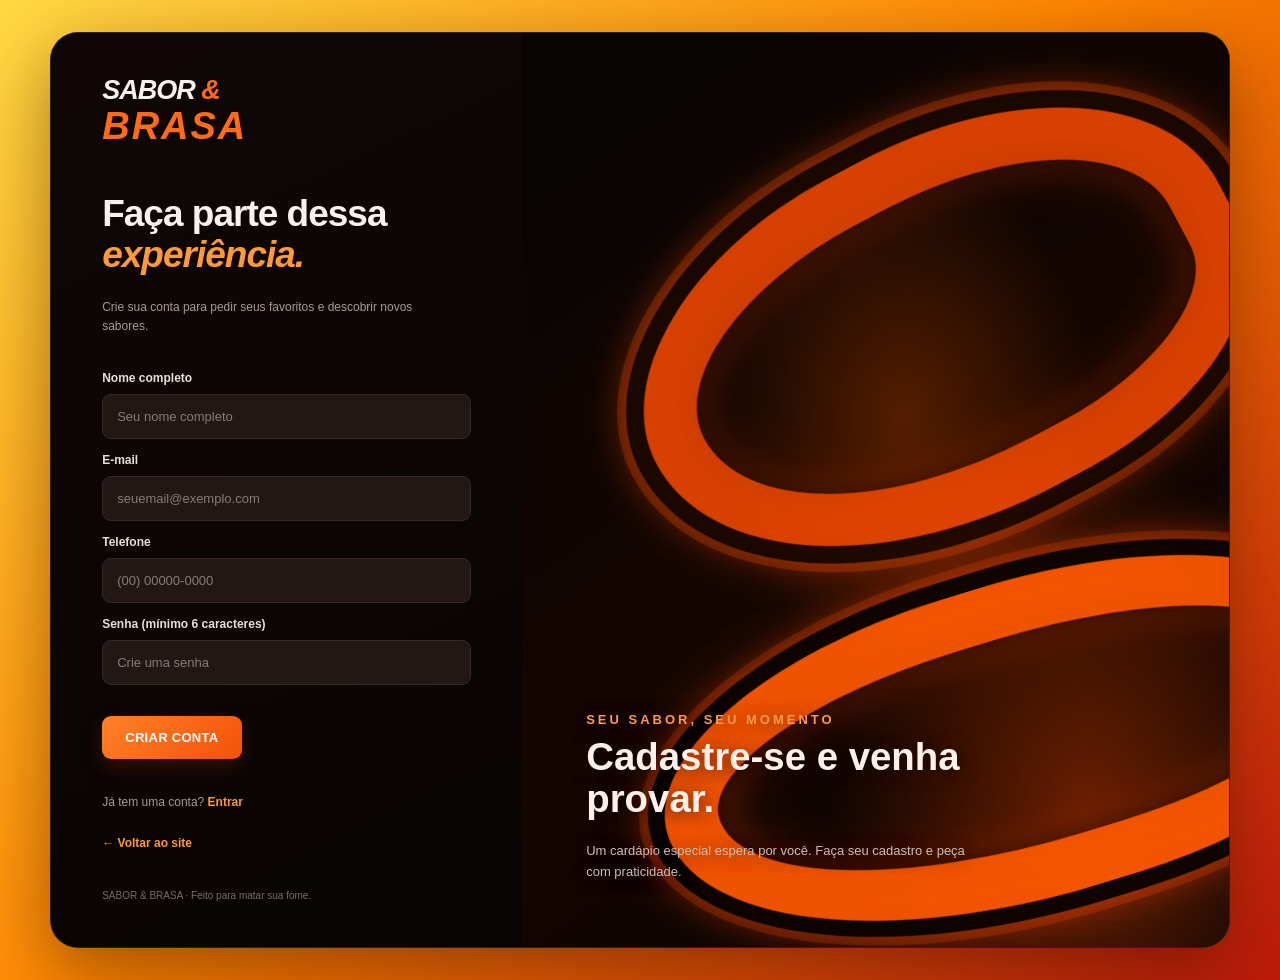
<file: html/cadastro.html>
<!DOCTYPE html>
<html lang="pt-BR">
<head>
    <meta charset="UTF-8">
    <meta name="viewport" content="width=device-width, initial-scale=1.0">
    <title>Cadastro - Sabor &amp; Brasa</title>
    <link rel="stylesheet" href="../css/login.css">
</head>
<body>
    <main class="pagina-form">
        <section class="painel-form">
            <div class="marca">
                <h1>SABOR <span>&amp;</span></h1>
                <h2>BRASA</h2>
            </div>

            <div class="chamada">
                <h3>Faça parte dessa <span>experiência.</span></h3>
                <p>Crie sua conta para pedir seus favoritos e descobrir novos sabores.</p>
            </div>

            <form id="form-cadastro">
                <label for="nome">Nome completo</label>
                <input id="nome" name="nome" type="text" placeholder="Seu nome completo"
                       autocomplete="name" maxlength="120" required>

                <label for="email">E-mail</label>
                <input id="email" name="email" type="email" placeholder="seuemail@exemplo.com"
                       autocomplete="email" maxlength="180" required>

                <label for="telefone">Telefone</label>
                <input id="telefone" name="telefone" type="tel" placeholder="(00) 00000-0000"
                       autocomplete="tel" maxlength="30" required>

                <label for="senha">Senha (mínimo 6 caracteres)</label>
                <input id="senha" name="senha" type="password" placeholder="Crie uma senha"
                       autocomplete="new-password" minlength="6" required>

                <button type="submit">CRIAR CONTA</button>
            </form>

            <p class="aviso" id="mensagem" aria-live="polite"></p>
            <p>Já tem uma conta? <a href="login.html">Entrar</a></p>
            <p><a href="index.html">← Voltar ao site</a></p>

            <div class="rodape-form">SABOR &amp; BRASA · Feito para matar sua fome.</div>
        </section>

        <section class="visual-login" aria-label="Apresentação Sabor e Brasa">
            <div class="visual-texto">
                <strong>Seu sabor, seu momento</strong>
                <h2>Cadastre-se e venha provar.</h2>
                <p>Um cardápio especial espera por você. Faça seu cadastro e peça com praticidade.</p>
            </div>
        </section>
    </main>

    <script src="../js/auth.js"></script>
</body>
</html>
</file>
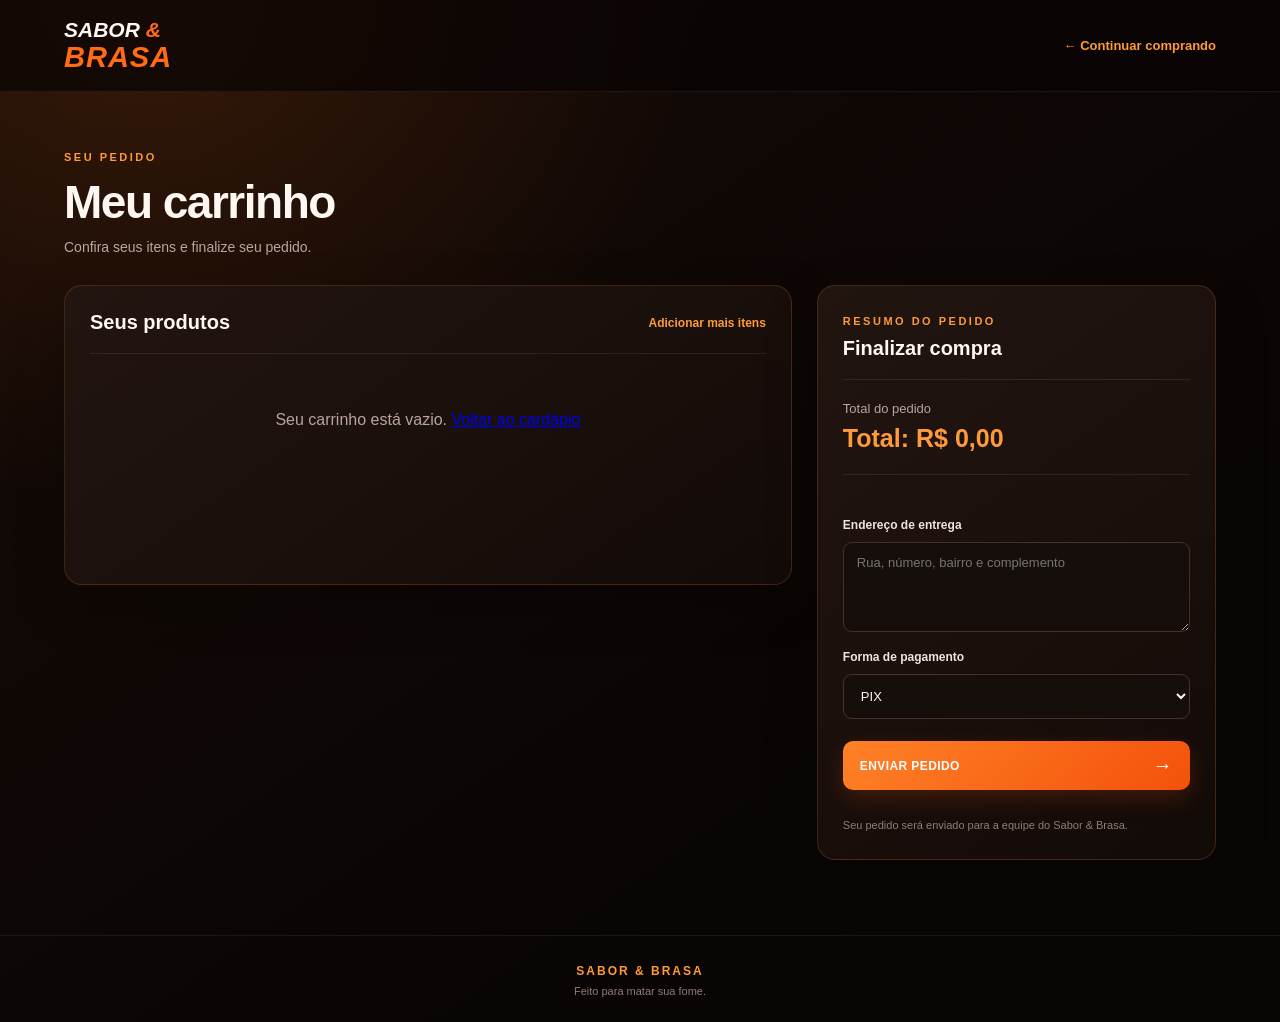
<file: html/carrinho.html>
<!DOCTYPE html>
<html lang="pt-BR">
<head>
    <meta charset="UTF-8">
    <meta name="viewport" content="width=device-width, initial-scale=1.0">
    <title>Carrinho - Sabor &amp; Brasa</title>
    <link rel="stylesheet" href="../css/carrinho.css">
</head>
<body class="pagina-carrinho">
    <header class="topo-carrinho">
        <a class="marca-carrinho" href="index.html" aria-label="Sabor e Brasa - início">
            <span>SABOR <b>&amp;</b></span>
            <strong>BRASA</strong>
        </a>
        <a class="voltar-cardapio" href="index.html">← Continuar comprando</a>
    </header>

    <main class="container-carrinho">
        <section class="titulo-carrinho">
            <span class="etiqueta">SEU PEDIDO</span>
            <h1>Meu carrinho</h1>
            <p>Confira seus itens e finalize seu pedido.</p>
        </section>

        <div class="grade-carrinho">
            <section class="painel-itens">
                <div class="cabecalho-painel">
                    <h2>Seus produtos</h2>
                    <a href="index.html">Adicionar mais itens</a>
                </div>
                <div id="itens-carrinho">
                    <p class="estado-vazio">Carregando seu carrinho...</p>
                </div>
            </section>

            <aside class="painel-finalizar">
                <div class="resumo-topo">
                    <span>RESUMO DO PEDIDO</span>
                    <h2>Finalizar compra</h2>
                </div>

                <div class="linha-total">
                    <span>Total do pedido</span>
                    <strong id="total-carrinho">Total: R$ 0,00</strong>
                </div>

                <form id="form-finalizar">
                    <p id="status-login" class="status-login" aria-live="polite"></p>

                    <label for="endereco">Endereço de entrega</label>
                    <textarea id="endereco" name="endereco" rows="3"
                              placeholder="Rua, número, bairro e complemento" required></textarea>

                    <label for="pagamento">Forma de pagamento</label>
                    <select id="pagamento" name="pagamento" required>
                        <option value="pix">PIX</option>
                        <option value="cartao">Cartão</option>
                        <option value="dinheiro">Dinheiro</option>
                    </select>

                    <button class="botao-finalizar" type="submit">
                        ENVIAR PEDIDO <span>→</span>
                    </button>
                    <p class="mensagem-carrinho" id="mensagem" aria-live="polite"></p>
                </form>

                <p class="nota-carrinho">Seu pedido será enviado para a equipe do Sabor &amp; Brasa.</p>
            </aside>
        </div>
    </main>

    <footer class="rodape-carrinho">
        <span>SABOR &amp; BRASA</span>
        <p>Feito para matar sua fome.</p>
    </footer>

    <script src="../js/cart.js"></script>
</body>
</html>
</file>
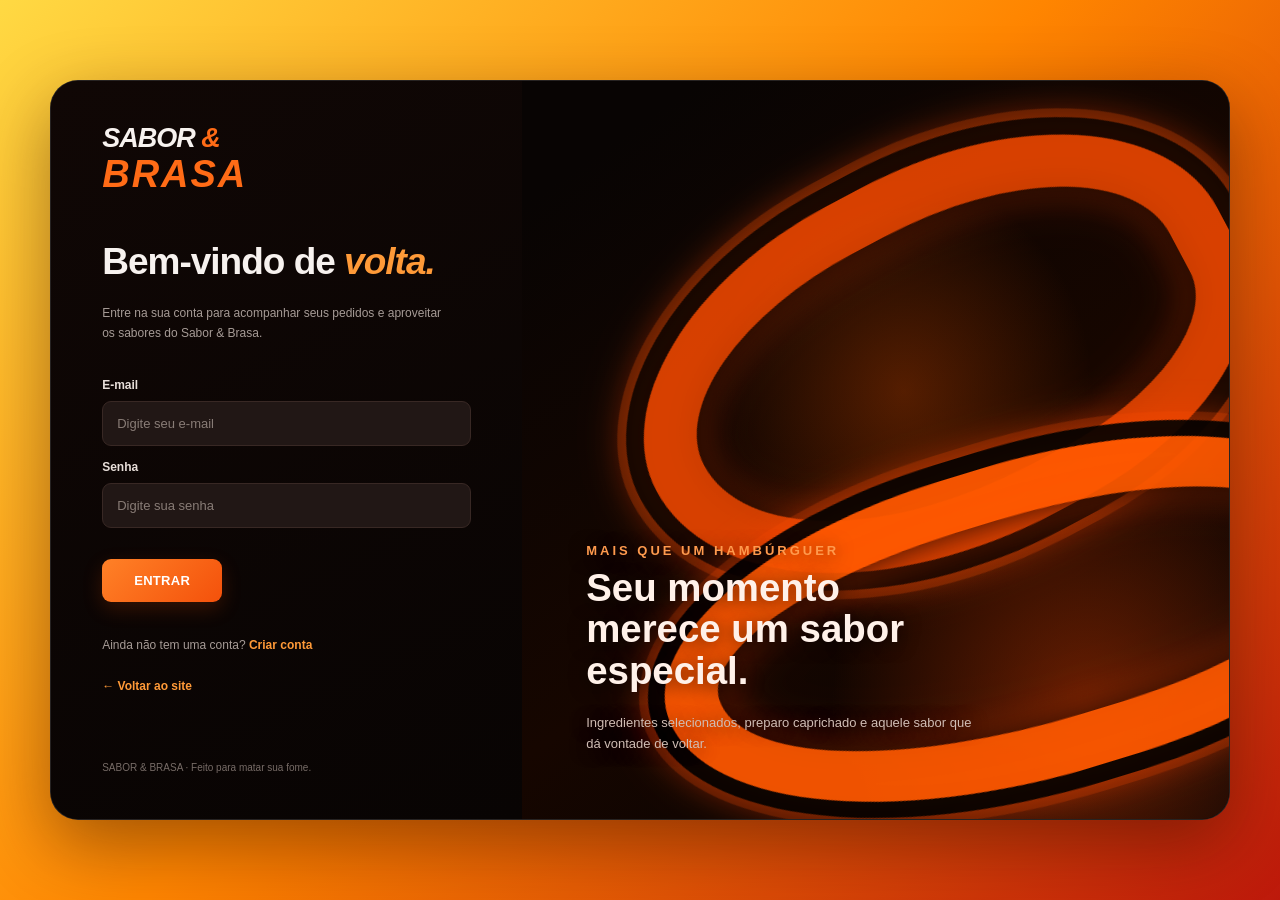
<file: html/login.html>
<!DOCTYPE html>
<html lang="pt-BR">
<head>
    <meta charset="UTF-8">
    <meta name="viewport" content="width=device-width, initial-scale=1.0">
    <title>Entrar - Sabor &amp; Brasa</title>
    <link rel="stylesheet" href="../css/login.css">
</head>
<body>
    <main class="pagina-form">
        <section class="painel-form">
            <div class="marca">
                <h1>SABOR <span>&amp;</span></h1>
                <h2>BRASA</h2>
            </div>

            <div class="chamada">
                <h3>Bem-vindo de <span>volta.</span></h3>
                <p>Entre na sua conta para acompanhar seus pedidos e aproveitar os sabores do Sabor &amp; Brasa.</p>
            </div>

            <form id="form-login">
                <label for="email">E-mail</label>
                <input id="email" name="email" type="email"
                       placeholder="Digite seu e-mail" autocomplete="email" required>

                <label for="senha">Senha</label>
                <input id="senha" name="senha" type="password"
                       placeholder="Digite sua senha" autocomplete="current-password"
                       minlength="6" required>

                <button type="submit">ENTRAR</button>
            </form>

            <p class="aviso" id="mensagem" aria-live="polite"></p>
            <p>Ainda não tem uma conta? <a href="cadastro.html">Criar conta</a></p>
            <p><a href="index.html">← Voltar ao site</a></p>

            <div class="rodape-form">SABOR &amp; BRASA · Feito para matar sua fome.</div>
        </section>

        <section class="visual-login" aria-label="Apresentação Sabor e Brasa">
            <div class="visual-texto">
                <strong>Mais que um hambúrguer</strong>
                <h2>Seu momento merece um sabor especial.</h2>
                <p>Ingredientes selecionados, preparo caprichado e aquele sabor que dá vontade de voltar.</p>
            </div>
        </section>
    </main>

    <script src="../js/auth.js"></script>
</body>
</html>
</file>
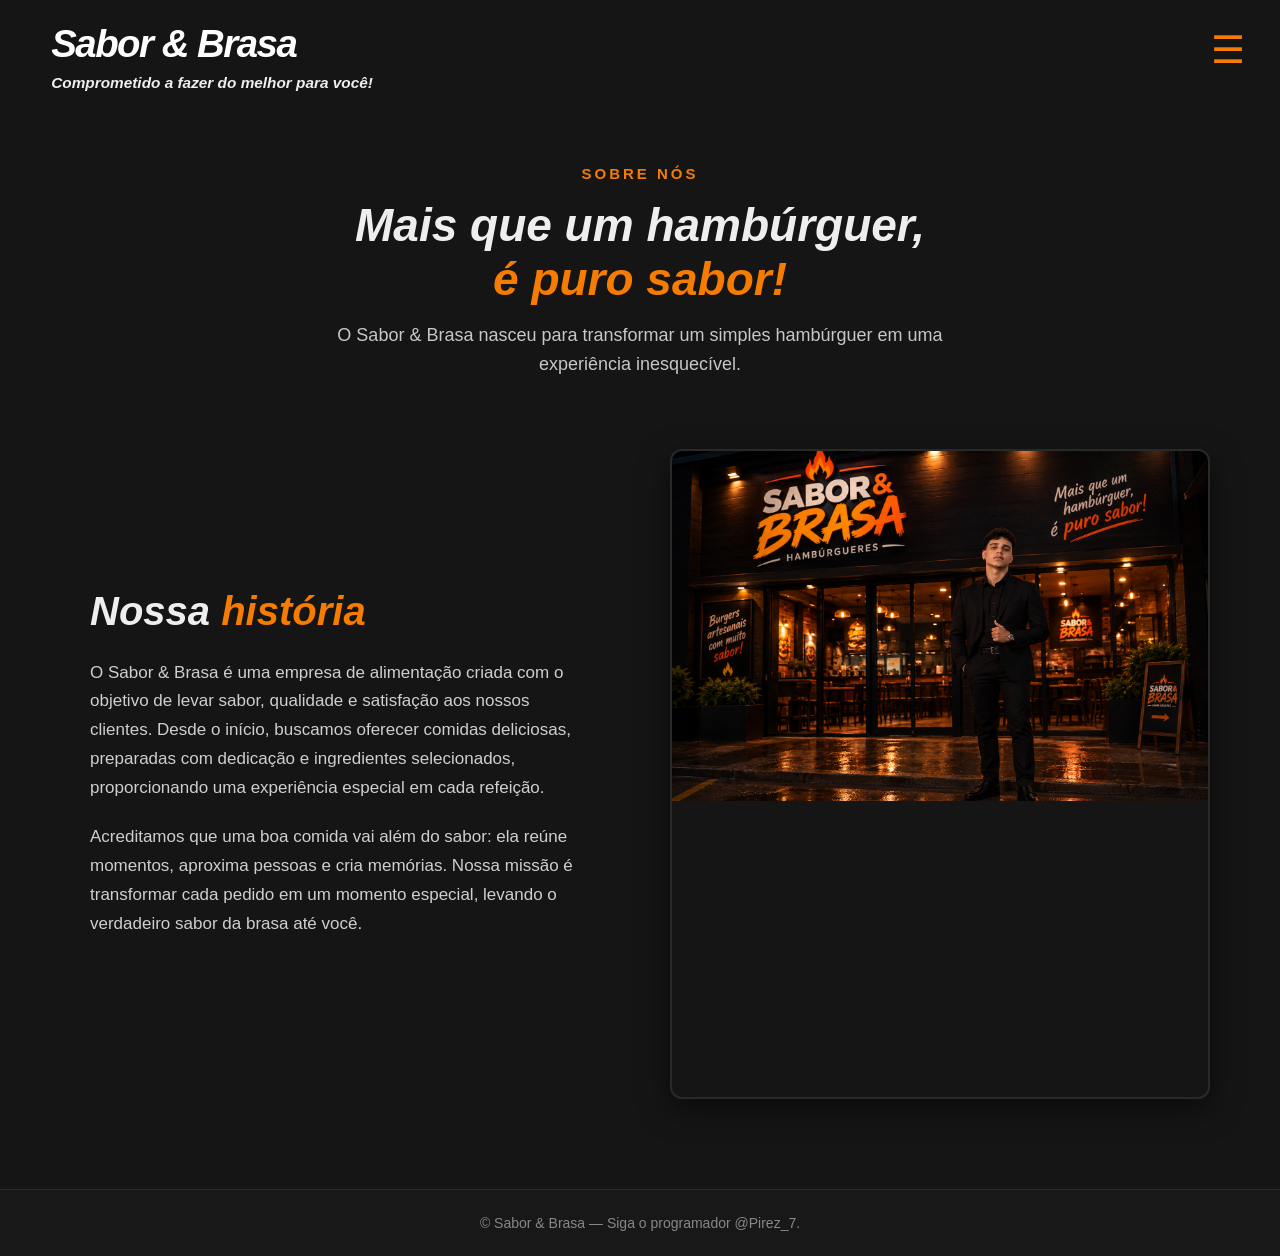
<file: html/sobre.html>
<!DOCTYPE html>
<html lang="pt-BR">

<head>
    <meta charset="UTF-8">
    <meta name="viewport" content="width=device-width, initial-scale=1.0">
    <title>Sobre nós - Sabor & Brasa</title>
    <link rel="stylesheet" href="../css/style.css">
</head>

<body>
    <header class="cabecalho">
        <div>
            <h1>Sabor & Brasa</h1>
            <p>Comprometido a fazer do melhor para você!</p>
        </div><button class="menu-btn" onclick="abrirMenu()">☰</button>
    </header>
    <nav class="menu" id="menu"><a href="index.html">Início</a><a href="index.html#cardapio">Cardápio</a><a
            href="sobre.html">Sobre nós</a><a href="login.html">Entrar</a><a href="carrinho.html">Carrinho</a></nav>
    <main class="sobre">
        <section class="titulo-sobre"><span>SOBRE NÓS</span>
            <h2>Mais que um hambúrguer,<br><strong>é puro sabor!</strong></h2>
            <p>O Sabor & Brasa nasceu para transformar um simples hambúrguer em uma experiência inesquecível.</p>
        </section>
        <section class="historia">
            <div class="texto">
                <h2>Nossa <span>história</span></h2>
                <p>O Sabor & Brasa é uma empresa de alimentação criada com o objetivo de levar sabor, qualidade e
                    satisfação aos nossos clientes. Desde o início, buscamos oferecer comidas deliciosas, preparadas com
                    dedicação e ingredientes selecionados, proporcionando uma experiência especial em cada refeição.</p>
                <p>Acreditamos que uma boa comida vai além do sabor: ela reúne momentos, aproxima pessoas e cria
                    memórias. Nossa missão é transformar cada pedido em um momento especial, levando o verdadeiro sabor
                    da brasa até você.</p>
            </div>
            <div class="imagem"><img src="../img/eu de terno.png" alt="Representante do Sabor & Brasa"></div>
        </section>
    </main>
    <footer>© Sabor & Brasa — Siga o programador @Pirez_7.</footer>
    <script src="../js/script.js"></script>
</body>

</html>
</file>
<file: css/login.css>
/* Sabor & Brasa — visual inspirado na referência enviada */
* {
    margin: 0;
    padding: 0;
    box-sizing: border-box;
}

:root {
    --laranja: #ff6b16;
    --laranja-claro: #ff9a38;
    --fundo: #090403;
    --texto: #f7f2ef;
    --texto-suave: #a69b96;
    --campo: #211715;
}

body {
    min-height: 100vh;
    padding: 32px;
    display: flex;
    align-items: center;
    justify-content: center;
    font-family: Arial, Helvetica, sans-serif;
    color: var(--texto);
    background: linear-gradient(135deg, #ffd943 0%, #ff8500 48%, #bd190b 100%);
}

.pagina-form {
    width: min(100%, 1180px);
    min-height: 740px;
    display: grid;
    grid-template-columns: 40% 60%;
    overflow: hidden;
    background: var(--fundo);
    border: 1px solid rgba(255, 255, 255, .12);
    border-radius: 28px;
    box-shadow: 0 24px 70px rgba(38, 9, 0, .42);
}

.painel-form {
    padding: 44px clamp(28px, 4vw, 58px);
    display: flex;
    flex-direction: column;
    justify-content: center;
    background: linear-gradient(155deg, #100705 0%, #080403 100%);
    position: relative;
    z-index: 1;
}

.marca {
    margin-bottom: 48px;
}

.marca h1 {
    color: var(--texto);
    font-size: 27px;
    line-height: 1;
    font-weight: 900;
    font-style: italic;
    letter-spacing: -1px;
}

.marca h1 span {
    color: var(--laranja);
}

.marca h2 {
    margin-top: 3px;
    color: var(--laranja);
    font-size: 38px;
    line-height: 1;
    font-weight: 900;
    font-style: italic;
    letter-spacing: 2px;
}

.chamada {
    margin-bottom: 30px;
}

.chamada h3 {
    max-width: 390px;
    margin-bottom: 15px;
    font-size: clamp(27px, 3vw, 37px);
    line-height: 1.12;
    font-weight: 600;
    letter-spacing: -1px;
}

.chamada h3 span {
    color: var(--laranja-claro);
    font-style: italic;
}

.chamada p {
    max-width: 350px;
    color: var(--texto-suave);
    font-size: 13px;
    line-height: 1.65;
}

.pagina-form form {
    display: flex;
    flex-direction: column;
    gap: 9px;
}

.pagina-form label {
    margin-top: 5px;
    color: #e8dfda;
    font-size: 12px;
    font-weight: 700;
}

.pagina-form input {
    width: 100%;
    min-height: 45px;
    padding: 12px 14px;
    color: var(--texto);
    background: var(--campo);
    border: 1px solid #382824;
    border-radius: 9px;
    outline: none;
    font-size: 13px;
    transition: border-color .2s, box-shadow .2s, background .2s;
}

.pagina-form input::placeholder {
    color: #887c76;
}

.pagina-form input:focus {
    background: #2a1b17;
    border-color: var(--laranja);
    box-shadow: 0 0 0 3px rgba(255, 107, 22, .14);
}

.pagina-form button {
    width: fit-content;
    min-width: 120px;
    min-height: 43px;
    margin-top: 22px;
    padding: 12px 23px;
    color: #fff;
    background: linear-gradient(135deg, #ff8127, #f4510b);
    border: 0;
    border-radius: 9px;
    font-size: 13px;
    font-weight: 800;
    letter-spacing: .3px;
    cursor: pointer;
    box-shadow: 0 7px 20px rgba(244, 81, 11, .18);
    transition: transform .2s, filter .2s;
}

.pagina-form button:hover {
    filter: brightness(1.12);
    transform: translateY(-2px);
}

.pagina-form p {
    margin-top: 22px;
    color: var(--texto-suave);
    font-size: 12px;
    line-height: 1.6;
}

.pagina-form a {
    color: var(--laranja-claro);
    font-weight: 700;
    text-decoration: none;
}

.pagina-form a:hover {
    color: #ffc078;
    text-decoration: underline;
}

.pagina-form .aviso {
    margin-top: 12px;
    color: #ffd0a6;
    overflow-wrap: anywhere;
}

.rodape-form {
    margin-top: auto;
    padding-top: 34px;
    color: #776c67;
    font-size: 10px;
    line-height: 1.5;
}

.visual-login {
    min-height: 100%;
    position: relative;
    overflow: hidden;
    display: flex;
    align-items: flex-end;
    padding: clamp(30px, 5vw, 65px);
    isolation: isolate;
    background:
        radial-gradient(ellipse at 54% 42%, rgba(255, 91, 0, .28), transparent 35%),
        radial-gradient(ellipse at 80% 85%, rgba(255, 72, 0, .38), transparent 32%),
        linear-gradient(145deg, #080403 10%, #160600 55%, #050303 100%);
}

.visual-login::before,
.visual-login::after {
    content: "";
    position: absolute;
    z-index: -1;
    border: 54px solid rgba(255, 78, 0, .72);
    border-radius: 48% 52% 42% 58%;
    filter: drop-shadow(0 0 18px rgba(255, 68, 0, .55));
    transform: rotate(-28deg);
}

.visual-login::before {
    width: 520px;
    height: 270px;
    top: 12%;
    left: 15%;
    box-shadow:
        0 0 0 18px rgba(0, 0, 0, .8),
        0 0 0 27px rgba(255, 86, 0, .25),
        inset 0 0 30px rgba(0, 0, 0, .8);
}

.visual-login::after {
    width: 620px;
    height: 210px;
    right: -22%;
    bottom: 5%;
    border-color: rgba(255, 91, 0, .88);
    transform: rotate(-17deg);
    box-shadow:
        0 0 0 17px rgba(0, 0, 0, .9),
        0 0 0 26px rgba(255, 78, 0, .22),
        inset 0 0 32px rgba(0, 0, 0, .85);
}

.visual-texto {
    max-width: 390px;
    color: #fff1e9;
    text-shadow: 0 2px 18px rgba(0, 0, 0, .65);
}

.visual-texto strong {
    display: block;
    margin-bottom: 9px;
    color: #ff9a4d;
    font-size: 13px;
    letter-spacing: 3px;
    text-transform: uppercase;
}

.visual-texto h2 {
    margin-bottom: 10px;
    font-size: clamp(25px, 3vw, 39px);
    line-height: 1.08;
}

.visual-texto p {
    color: #d0bdb4;
    font-size: 13px;
    line-height: 1.6;
}

@media (max-width: 850px) {
    body {
        padding: 18px;
    }

    .pagina-form {
        width: min(100%, 520px);
        min-height: auto;
        display: block;
        border-radius: 20px;
    }

    .painel-form {
        min-height: 680px;
        padding: 36px clamp(24px, 7vw, 48px);
    }

    .visual-login {
        display: none;
    }

    .rodape-form {
        margin-top: 28px;
    }
}

@media (max-width: 480px) {
    body {
        padding: 10px;
        align-items: flex-start;
    }

    .pagina-form {
        border-radius: 16px;
    }

    .painel-form {
        min-height: calc(100vh - 20px);
        padding: 30px 23px;
    }

    .marca {
        margin-bottom: 35px;
    }

    .chamada h3 {
        font-size: 29px;
    }

    .pagina-form button {
        width: 100%;
    }
}
</file>
<file: css/carrinho.css>
* {
    margin: 0;
    padding: 0;
    box-sizing: border-box;
}

:root {
    --laranja: #ff6b16;
    --laranja-claro: #ff9a38;
    --fundo: #100806;
    --painel: #1b120f;
    --painel-claro: #241713;
    --texto: #fff7f1;
    --suave: #b8a69d;
    --borda: rgba(255, 145, 70, .18);
}

body.pagina-carrinho {
    min-height: 100vh;
    color: var(--texto);
    font-family: Arial, Helvetica, sans-serif;
    background:
        radial-gradient(ellipse at 12% 0%, rgba(255, 112, 18, .14), transparent 35%),
        linear-gradient(145deg, #160b07, #090504 72%);
}

.topo-carrinho {
    min-height: 92px;
    padding: 18px max(5%, calc((100% - 1240px) / 2));
    display: flex;
    align-items: center;
    justify-content: space-between;
    gap: 20px;
    border-bottom: 1px solid rgba(255,255,255,.07);
    background: rgba(8, 4, 3, .7);
}

.marca-carrinho {
    display: flex;
    flex-direction: column;
    color: var(--texto);
    text-decoration: none;
    font-style: italic;
    font-weight: 900;
    line-height: .9;
}

.marca-carrinho span {
    font-size: 21px;
}

.marca-carrinho b {
    color: var(--laranja);
}

.marca-carrinho strong {
    margin-top: 4px;
    color: var(--laranja);
    font-size: 29px;
    letter-spacing: 1px;
}

.voltar-cardapio {
    color: var(--laranja-claro);
    font-size: 13px;
    font-weight: 700;
    text-decoration: none;
}

.voltar-cardapio:hover {
    color: #ffd0a5;
}

.container-carrinho {
    width: min(1240px, 90%);
    margin: 55px auto 75px;
}

.titulo-carrinho {
    margin-bottom: 30px;
}

.etiqueta,
.resumo-topo > span {
    color: var(--laranja-claro);
    font-size: 11px;
    font-weight: 800;
    letter-spacing: 2.5px;
}

.titulo-carrinho h1 {
    margin: 10px 0;
    font-size: clamp(32px, 4vw, 46px);
    letter-spacing: -1.5px;
}

.titulo-carrinho p {
    color: var(--suave);
    font-size: 14px;
}

.grade-carrinho {
    display: grid;
    grid-template-columns: minmax(0, 1.55fr) minmax(300px, .85fr);
    align-items: start;
    gap: 25px;
}

.painel-itens,
.painel-finalizar {
    border: 1px solid var(--borda);
    border-radius: 18px;
    background: linear-gradient(145deg, rgba(35, 22, 17, .96), rgba(19, 11, 8, .98));
    box-shadow: 0 18px 50px rgba(0,0,0,.25);
}

.painel-itens {
    min-height: 300px;
    padding: 25px;
}

.cabecalho-painel {
    display: flex;
    align-items: center;
    justify-content: space-between;
    gap: 15px;
    padding-bottom: 19px;
    border-bottom: 1px solid rgba(255,255,255,.08);
}

.cabecalho-painel h2,
.resumo-topo h2 {
    font-size: 20px;
}

.cabecalho-painel a {
    color: var(--laranja-claro);
    font-size: 12px;
    font-weight: 700;
    text-decoration: none;
}

#itens-carrinho {
    display: flex;
    flex-direction: column;
    gap: 13px;
    padding-top: 18px;
}

.estado-vazio,
#itens-carrinho .aviso {
    padding: 35px 15px;
    color: var(--suave);
    text-align: center;
    line-height: 1.6;
}

.item-carrinho {
    display: flex;
    align-items: center;
    justify-content: space-between;
    gap: 18px;
    padding: 17px;
    border: 1px solid rgba(255,255,255,.07);
    border-radius: 12px;
    background: rgba(255,255,255,.035);
}

.item-carrinho strong {
    color: var(--texto);
    font-size: 15px;
}

.item-carrinho .aviso {
    padding: 6px 0;
    color: var(--suave);
    font-size: 12px;
    text-align: left;
}

.item-carrinho button {
    flex-shrink: 0;
    padding: 9px 13px;
    color: #ffb08a;
    border: 1px solid rgba(255,107,22,.35);
    border-radius: 8px;
    background: rgba(255,107,22,.08);
    cursor: pointer;
}

.item-carrinho button:hover {
    color: #fff;
    background: #b93416;
}

.painel-finalizar {
    padding: 25px;
}

.resumo-topo {
    padding-bottom: 19px;
    border-bottom: 1px solid rgba(255,255,255,.08);
}

.resumo-topo h2 {
    margin-top: 8px;
}

.linha-total {
    display: flex;
    flex-direction: column;
    gap: 8px;
    padding: 21px 0;
    border-bottom: 1px solid rgba(255,255,255,.08);
}

.linha-total span {
    color: var(--suave);
    font-size: 13px;
}

#total-carrinho {
    color: var(--laranja-claro);
    font-size: 25px;
}

#form-finalizar {
    display: flex;
    flex-direction: column;
    gap: 10px;
    margin-top: 20px;
}

.status-login {
    margin-bottom: 5px;
    color: var(--suave);
    font-size: 12px;
    line-height: 1.5;
}

#form-finalizar label {
    margin-top: 8px;
    color: #f0e4dc;
    font-size: 12px;
    font-weight: 700;
}

#form-finalizar textarea,
#form-finalizar select {
    width: 100%;
    min-height: 45px;
    padding: 12px 13px;
    color: var(--texto);
    border: 1px solid #493027;
    border-radius: 9px;
    outline: none;
    background: #160e0b;
    font: inherit;
    font-size: 13px;
}

#form-finalizar textarea {
    min-height: 90px;
    resize: vertical;
}

#form-finalizar textarea:focus,
#form-finalizar select:focus {
    border-color: var(--laranja);
    box-shadow: 0 0 0 3px rgba(255,107,22,.12);
}

#form-finalizar select option {
    background: #160e0b;
}

.botao-finalizar {
    display: flex;
    justify-content: space-between;
    align-items: center;
    width: 100%;
    min-height: 49px;
    margin-top: 12px;
    padding: 0 17px;
    color: white;
    border: 0;
    border-radius: 10px;
    background: linear-gradient(135deg, #ff8127, #f4510b);
    box-shadow: 0 8px 22px rgba(244,81,11,.2);
    font-size: 12px;
    font-weight: 900;
    letter-spacing: .4px;
    cursor: pointer;
    transition: transform .2s, filter .2s;
}

.botao-finalizar span {
    font-size: 20px;
}

.botao-finalizar:hover {
    filter: brightness(1.1);
    transform: translateY(-2px);
}

.mensagem-carrinho {
    color: #ffd0a6;
    font-size: 12px;
    line-height: 1.5;
    overflow-wrap: anywhere;
}

.nota-carrinho {
    margin-top: 17px;
    color: #8f7c73;
    font-size: 11px;
    line-height: 1.5;
}

.rodape-carrinho {
    padding: 25px 5%;
    color: #8f7c73;
    border-top: 1px solid rgba(255,255,255,.07);
    text-align: center;
}

.rodape-carrinho span {
    color: var(--laranja-claro);
    font-size: 12px;
    font-weight: 900;
    letter-spacing: 2px;
}

.rodape-carrinho p {
    margin-top: 6px;
    font-size: 11px;
}

@media (max-width: 800px) {
    .container-carrinho {
        width: min(94%, 620px);
        margin: 35px auto 50px;
    }

    .grade-carrinho {
        grid-template-columns: 1fr;
    }
}

@media (max-width: 520px) {
    .topo-carrinho {
        min-height: 78px;
        padding: 14px 5%;
    }

    .voltar-cardapio {
        font-size: 11px;
    }

    .painel-itens,
    .painel-finalizar {
        padding: 17px;
        border-radius: 14px;
    }

    .cabecalho-painel {
        align-items: flex-start;
        flex-direction: column;
    }

    .item-carrinho {
        align-items: flex-start;
        flex-direction: column;
    }

    .item-carrinho button {
        align-self: flex-end;
    }
}
</file>
<file: css/style.css>
* {
  margin: 0;
  padding: 0;
  box-sizing: border-box;
}

body {
  background: #151515;
  color: #eeeeee;
  font-family: Arial, Helvetica, sans-serif;
  min-height: 100vh;
}


.cabecalho {
  display: flex;
  justify-content: space-between;
  align-items: flex-start;
  min-height: 125px;
}

h1 {
  font-size: 46px;
  font-style: italic;
  font-weight: 800;
  letter-spacing: -1.5px;
}

.cabecalho p {
  margin-top: 20px;
  font-size: 21px;
  font-style: italic;
  font-weight: 600;
}

/* layout */

.layout {
  max-width: 1500px;
  margin: 0 auto;
  padding: 0 20px 50px;

  display: grid;
  grid-template-columns: minmax(0, 1fr) 320px;
  gap: 80px;
}

/*cardapio*/
.conteudo {
  min-width: 0;
}

.cliente {
  background: #202020;
  padding: 30px;
  border-radius: 10px;
  text-align: center;
  border: 1px solid #292929;
  position: sticky;
  top: 20px;
}

.cliente img {
  width: 100%;
  height: 430px;
  object-fit: cover;
  border-radius: 8px;
  display: block;
}

.cliente h2 {
  color: #f57c00;
  font-size: 22px;
  font-style: italic;
  margin-top: 18px;
}

.cliente p {
  color: #cfcfcf;
  line-height: 1.5;
  margin-top: 10px;
}

.cliente button {
  background: #f57c00;
  color: #151515;
  border: none;
  padding: 12px 25px;
  margin-top: 18px;
  font-weight: bold;
  border-radius: 5px;
  cursor: pointer;
  transition: 0.3s;
}

.cliente button:hover {
  background: #ff9d3c;
  transform: scale(1.05);
}

.conteudo {
  min-width: 0;
}

.banner {
  width: 100%;
  height: 400px;
  position: relative;
  overflow: hidden;
}

.banner img {
  width: 100%;
  height: 100%;
  object-fit: cover;
  display: block;
}

.data {
  font-size: 14px;
  font-style: italic;
  color: #d0d0d0;
  margin: 0 18px 14px;
}

.resumo {
  color: #cfcfcf;
  font-size: 16px;
  line-height: 1.6;
  margin: 0 18px;
}

.cards {
  border-top: 1px solid #292929;
  padding-top: 24px;
  display: grid;
  gap: 18px;
}

.card {
  display: grid;
  grid-template-columns: 190px 1fr;
  gap: 20px;
  border-bottom: 1px solid #292929;
  padding-bottom: 20px;
}

.card img {
  width: 190px;
  height: 115px;
  object-fit: cover;
}

.card h3 {
  color: #f57c00;
  font-size: 19px;
  line-height: 1.3;
  margin-bottom: 8px;
}

.card p {
  color: #c7c7c7;
  line-height: 1.5;
}



.widget {
  border-bottom: 1px solid #292929;
  padding: 25px 20px 28px;
}



footer {
  border-top: 1px solid #292929;
  text-align: center;
  color: #888;
  padding: 25px;
  font-size: 14px;
}

/* BOTÃO DO MENU */
.menu-btn {
  background: transparent;
  border: none;
  color: #f57c00;
  font-size: 38px;
  cursor: pointer;
  padding: 5px 10px;
  margin-top: 5px;
  transition: 0.3s;
}

.menu-btn:hover {
  color: #ff9d3c;
  transform: scale(1.1);
}

/* MENU */
.menu {
  position: absolute;
  top: 75px;
  right: 30px;

  background: #202020;
  width: 220px;
  padding: 10px 0;

  border: 1px solid #333;
  border-radius: 8px;

  display: none;
  flex-direction: column;

  box-shadow: 0 8px 25px rgba(0, 0, 0, 0.5);
  z-index: 1000;
}

.menu.ativo {
  display: flex;
}

.menu a {
  color: #eeeeee;
  text-decoration: none;
  padding: 15px 20px;
  font-size: 17px;
  transition: 0.3s;
}

.menu a:hover {
  background: #f57c00;
  color: #151515;
}

footer {
  width: 100%;
  background-color: #181818;
  padding: 60px 0;
  display: flex;
  justify-content: center;
  align-items: center;
  color: #FFFFFF;
}

footer a {
  text-decoration: none;
  color: #FFFFFF;
}

footer p {
  margin-left: 12px;
}

.about {
  background-color: #FFFFFF;
  width: 100%;
  padding-left: 10%;
  padding-right: 10%;
  padding-top: 80px;
  padding-bottom: 80px;
  display: flex;
  align-items: center;
  justify-content: space-between;
}

.about div {
  max-width: 50%;
  padding-right: 40px;
}

.about img {
  max-width: 450px;
  border-radius: 8px;
}

.about div h2 {
  font-size: 32px;
  margin-bottom: 14px;
}

.cabecalho {
  min-height: 120px;
  padding: 0 30px;

  display: flex;
  justify-content: space-between;
  align-items: flex-start;
}

.cabecalho h1 {
  font-size: 46px;
  font-style: italic;
  font-weight: 800;
}

.cabecalho p {
  margin-top: 20px;
  font-size: 20px;
  font-style: italic;
  font-weight: 600;
}

/* BOTÃO ☰ */

.menu-btn {
  position: fixed;
  top: 15px;
  right: 25px;
  background: none;
  border: none;
  color: #f57c00;
  font-size: 38px;
  cursor: pointer;
  z-index: 10001;
}

/* MENU */

.menu {
  position: fixed;
  top: 65px;
  right: 25px;
  width: 220px;
  background: #202020;
  border: 1px solid #333;
  border-radius: 8px;
  padding: 10px 0;
  display: none;
  flex-direction: column;
  z-index: 10000;
  box-shadow: 0 8px 25px rgba(0, 0, 0, 0.5);
}

/* MENU ABERTO */

.menu.ativo {
  display: flex;
}

/* LINKS */

.menu a {
  color: white;
  text-decoration: none;
  padding: 15px 20px;
  font-size: 17px;
}

.menu a:hover {
  background: #f57c00;
  color: #151515;
}


/* MODAL */

.modal-produto {
  display: none;
  position: fixed;
  inset: 0;
  background: rgba(0, 0, 0, 0.75);
  z-index: 20000;
  justify-content: center;
  align-items: center;
  padding: 20px;
}

/* MODAL ABERTO */

.modal-produto.ativo {
  display: flex;
}

.sobre {
  max-width: 1200px;
  margin: 0 auto;
  padding: 40px 30px 70px;
}

.titulo-sobre {
  text-align: center;
  margin-bottom: 70px;
}

.titulo-sobre span {
  color: #f57c00;
  font-size: 15px;
  font-weight: bold;
  letter-spacing: 3px;
}

.titulo-sobre h2 {
  font-size: 46px;
  font-style: italic;
  margin: 15px 0;
}

.titulo-sobre strong {
  color: #f57c00;
}

.titulo-sobre p {
  max-width: 700px;
  margin: 0 auto;
  color: #c7c7c7;
  font-size: 18px;
  line-height: 1.6;
}

.historia {
  display: grid;
  /* Texto de um lado e imagem do outro */
  grid-template-columns: 1fr 1fr;
  gap: 60px;
  align-items: center;
}

.texto {
  padding: 20px;
}

.texto h2 {
  font-size: 40px;
  font-style: italic;
  margin-bottom: 25px;
}

.texto h2 span {
  color: #f57c00;
}

.texto p {
  color: #cfcfcf;
  font-size: 17px;
  line-height: 1.7;
  margin-bottom: 20px;
}

.imagem {
  width: 100%;
  height: 650px;
  overflow: hidden;
  border-radius: 12px;
  border: 2px solid #292929;
  box-shadow: 0 10px 30px rgba(0, 0, 0, 0.5);
}

.imagem img {
  width: 100%;
  height: 100%;
  object-fit: cover;
  display: block;
}

footer {
  border-top: 1px solid #292929;
  text-align: center;
  color: #888;
  padding: 25px;
  font-size: 14px;
}

/* ================================
   MODAL DO CARDÁPIO
================================ */

.modal-produto {
  display: none;
  position: fixed;
  inset: 0;
  background: rgba(0, 0, 0, 0.88);
  backdrop-filter: blur(6px);
  z-index: 20000;
  justify-content: center;
  align-items: center;
  padding: 25px;
}

.modal-produto.ativo {
  display: flex;
}


/* ================================
 CAIXA PRINCIPAL
================================ */

.produto {
  position: relative;

  width: 900px;
  max-width: 95%;
  max-height: 90vh;
  display: grid;
  grid-template-columns: 45% 55%;
  background: #1b1b1b;
  border: 1px solid #333;
  border-radius: 18px;
  overflow: hidden;
  box-shadow:
    0 0 0 1px rgba(245, 124, 0, 0.15),
    0 20px 60px rgba(0, 0, 0, 0.7);
}


/* ================================
 IMAGEM
================================ */

.produto-imagem {
  min-height: 500px;
  background: #111;
  position: relative;
}

.produto-imagem::after {
  content: "";
  position: absolute;
  inset: 0;

  background: linear-gradient(to top,
      rgba(0, 0, 0, 0.45),
      transparent 50%);

  pointer-events: none;
}

.produto-imagem img {
  width: 100%;
  height: 100%;
  min-height: 500px;
  object-fit: cover;
  display: block;
}


/* ================================
 INFORMAÇÕES
================================ */

.produto-info {
  padding: 35px;
  overflow-y: auto;
}

.produto-info h2 {
  color: #f57c00;

  font-size: 32px;
  line-height: 1.15;
  margin-bottom: 15px;
  font-weight: 800;
  font-style: italic;
}

.descricao {
  color: #cfcfcf;
  font-size: 15px;
  line-height: 1.6;
  margin-bottom: 20px;
}


/* ================================
 PREÇO
================================ */

.preco {
  color: white;
  font-size: 30px;
  font-weight: 800;
  margin-bottom: 30px;
}

.preco::before {
  color: #f57c00;
}


/* ================================
 ACRÉSCIMOS
================================ */

.acrescimos {
  border-top: 1px solid #333;
  padding-top: 20px;
  margin-bottom: 10px;
}

.acrescimos h3 {
  color: white;
  font-size: 20px;
  margin-bottom: 5px;
}

.acrescimos p {
  color: #999;
  font-size: 14px;
}


/* ================================
 OPÇÕES
================================ */

.opcao {
  display: flex;
  justify-content: space-between;
  align-items: center;
  padding: 14px 0;
  border-bottom: 1px solid #292929;
}

.opcao span {
  display: block;
  color: #eee;
  font-size: 15px;
  font-weight: 600;
}

.opcao small {
  display: block;
  color: #f57c00;
  margin-top: 4px;
  font-size: 13px;
}


/* ================================
 CONTROLE DE QUANTIDADE
================================ */

.quantidade {
  display: flex;
  align-items: center;
  gap: 10px;
}

.quantidade button {
  width: 30px;
  height: 30px;
  border: 1px solid #444;
  border-radius: 50%;
  background: #252525;
  color: white;
  font-size: 18px;
  cursor: pointer;
  transition: 0.2s;
}

.quantidade button:hover {
  background: #f57c00;
  border-color: #f57c00;

  color: #151515;
}

.quantidade span {
  min-width: 20px;
  text-align: center;
  color: white;
}


/* ================================
 RODAPÉ DO PRODUTO
================================ */

.produto-footer {
  display: flex;
  align-items: center;
  gap: 15px;
  margin-top: 25px;
  padding-top: 20px;
  border-top: 1px solid #333;
}


/* ================================
 CONTADOR PRINCIPAL
================================ */

.contador {
  display: flex;
  align-items: center;
  background: #252525;
  border: 1px solid #444;
  border-radius: 10px;
  overflow: hidden;
}

.contador button {
  width: 40px;
  height: 45px;
  border: none;
  background: transparent;
  color: white;
  font-size: 22px;
  cursor: pointer;
}

.contador button:hover {
  background: #f57c00;
  color: #151515;
}

.contador span {
  width: 35px;
  text-align: center;
  color: white;
  font-weight: bold;
}


/* ================================
 BOTÃO ADICIONAR
================================ */

.adicionar {
  flex: 1;
  height: 55px;
  display: flex;
  justify-content: space-between;
  align-items: center;
  padding: 0 20px;
  border: none;
  border-radius: 10px;
  background: #f57c00;
  color: #151515;
  font-size: 16px;
  font-weight: 800;
  cursor: pointer;
  transition: 0.2s;
}

.adicionar:hover {
  background: #ff922b;

  transform: translateY(-2px);
}

.adicionar strong {
  font-size: 17px;
}


/* ================================
 BOTÃO FECHAR
================================ */

.fechar {
  position: absolute;
  top: 15px;
  right: 15px;
  z-index: 10;
  width: 40px;
  height: 40px;
  border: 1px solid #444;
  border-radius: 50%;
  background: rgba(20, 20, 20, 0.9);
  color: white;
  font-size: 25px;
  cursor: pointer;
  transition: 0.2s;
}

.fechar:hover {
  background: #f57c00;
  color: #151515;

  transform: rotate(90deg);
}


/* ================================
 RESPONSIVO
================================ */

@media (max-width: 750px) {

  .produto {
    grid-template-columns: 1fr;

    max-height: 92vh;

    overflow-y: auto;
  }

  .produto-imagem {
    min-height: 260px;
    max-height: 300px;
  }

  .produto-imagem img {
    min-height: 260px;
    max-height: 300px;
  }

  .produto-info {
    padding: 25px;
  }

  .produto-info h2 {
    font-size: 25px;
  }

  .produto-footer {
    flex-direction: column;
  }

  .contador {
    width: 100%;
    justify-content: center;
  }

  .adicionar {
    width: 100%;
  }
}

/* =========================
 CELULAR
========================= */

@media (max-width: 600px) {

  .modal-produto {
    padding: 0;
  }

  .produto {
    width: 100%;
    height: 100%;
    max-height: 100%;
    border-radius: 0;
  }

  .produto-imagem {
    height: 330px;
  }

  .produto-info {
    padding-left: 20px;
    padding-right: 20px;
  }

  .acrescimos {
    margin-left: -20px;
    margin-right: -20px;
    padding-left: 20px;
    padding-right: 20px;
  }
}


/* =========================
   TELA DE LOGIN - SABOR & BRASA
   ========================= */

.login {
  width: 380px;
  padding: 40px;
  text-align: center;
  margin: 80px auto;
}

.login .marca {
  margin-bottom: 40px;
}

.login .marca h1 {
  font-size: 38px;
  font-weight: 900;
  font-style: italic;
  line-height: 1;
  color: #eeeeee;
}

.login .marca h1 span {
  color: #f57c00;
}

.login .marca h2 {
  font-size: 52px;
  color: #f57c00;
  font-style: italic;
  font-weight: 900;
  line-height: 40px;
}

.login .marca p {
  font-size: 12px;
  letter-spacing: 5px;
  color: #cccccc;
  margin-top: 10px;
}

.login h3 {
  font-size: 28px;
  margin-bottom: 25px;
}

.login form input {
  width: 100%;
  padding: 15px;
  margin-bottom: 15px;
  background: #222222;
  border: 1px solid #444444;
  border-radius: 6px;
  color: #ffffff;
  font-size: 15px;
}

.login form input:focus {
  outline: none;
  border-color: #f57c00;
}

.login form button {
  width: 100%;
  padding: 15px;
  border: none;
  border-radius: 6px;
  background: #f57c00;
  color: #151515;
  font-weight: bold;
  font-size: 15px;
  cursor: pointer;
  transition: 0.3s;
}

.login form button:hover {
  background: #ff9d3c;
}

.login .esqueci {
  display: block;
  margin-top: 18px;
  color: #f57c00;
  text-decoration: none;
  font-size: 14px;
}

.login .cadastro {
  margin-top: 25px;
  color: #888888;
  font-size: 14px;
}

.login .cadastro a {
  color: #f57c00;
  text-decoration: none;
  font-weight: bold;
}

.login .voltar {
  display: block;
  margin-top: 25px;
  color: #aaaaaa;
  text-decoration: none;
  font-size: 14px;
}

/* Área principal do carrossel */
.carrossel {
  position: relative;
  width: 100%;
  max-width: 750px;
  overflow: hidden;
  border-radius: 10px;
}

/* Lista de imagens */
.lista-imagens {
  display: flex;
  width: 100%;
  transition: transform 0.5s ease-in-out;
}

/* Cada imagem ocupa toda a área */
.imagem {
  flex: 0 0 100%;
  width: 100%;
}

/* Imagens */
.imagem img {
  display: block;
  width: 100%;
  height: 350px;
  object-fit: cover;
}

/* Botões anterior e próximo */
.botao-anterior,
.botao-proximo {
  position: absolute;
  top: 50%;
  transform: translateY(-50%);
  z-index: 2;
  padding: 12px;
  border: none;
  border-radius: 50%;
  background: rgba(0, 0, 0, 0.7);
  color: white;
  cursor: pointer;
  font-size: 18px;
}

.botao-anterior {
  left: 10px;
}

.botao-proximo {
  right: 10px;
}

.botao-anterior:hover,
.botao-proximo:hover {
  background-color: #ff6b16;
}

/* Indicadores */
.indicadores {
  position: absolute;
  bottom: 15px;
  left: 0;
  width: 100%;
  display: flex;
  justify-content: center;
  gap: 10px;
  z-index: 2;
}

.indicador {
  width: 12px;
  height: 12px;
  padding: 0;
  border: none;
  border-radius: 50%;
  background: white;
  opacity: 0.6;
  cursor: pointer;
}

.indicador.ativo {
  opacity: 1;
  background: #ff6b16;
}

.login .voltar:hover,
.login .esqueci:hover,
.login .cadastro a:hover {
  text-decoration: underline;
}

@media (max-width: 600px) {
  .login {
    width: 100%;
    max-width: 380px;
    padding: 25px;
    margin: 40px auto;
  }
}


/* AJUSTES DE ESTRUTURA E RESPONSIVIDADE */

.cabecalho {
  max-width: 1500px;
  margin: 0 auto;
  padding: 22px 30px;
  position: relative;
}

.layout {
  align-items: start;
}

.cards {
  grid-template-columns: 1fr;
}

.card {
  cursor: pointer;
  transition: background .2s, transform .2s;
  padding: 14px;
  border-radius: 10px;
}

.card:hover {
  background: #202020;
  transform: translateY(-2px);
}

.card img {
  border-radius: 8px;
}

.banner {
  border-radius: 12px;
}

.banner-texto {
  position: absolute;
  left: 30px;
  bottom: 28px;
  text-shadow: 0 2px 8px #000;
}

.banner-texto h2 {
  font-size: 34px;
}

.banner-texto p {
  margin: 8px 0 16px;
}

.banner-texto button,
.btn-principal {
  background: #f57c00;
  color: #151515;
  border: 0;
  padding: 12px 22px;
  border-radius: 6px;
  font-weight: bold;
  cursor: pointer;
}

.produto-info {
  padding: 28px;
  overflow-y: auto;
}

.produto-info .descricao {
  color: #ccc;
  line-height: 1.5;
  margin: 12px 0;
}

.opcao {
  display: flex;
  justify-content: space-between;
  align-items: center;
  gap: 12px;
  padding: 12px 0;
  border-bottom: 1px solid #333;
}

.opcao small {
  display: block;
  color: #f57c00;
  margin-top: 4px;
}

.quantidade {
  display: flex;
  align-items: center;
  gap: 10px;
}

.pagina-form {
  max-width: 460px;
  margin: 45px auto;
  padding: 32px;
  background: #202020;
  border: 1px solid #333;
  border-radius: 14px;
}

.pagina-form h2 {
  color: #f57c00;
  margin-bottom: 20px;
}

.pagina-form label {
  display: block;
  margin: 13px 0 6px;
}

.pagina-form input,
.pagina-form select,
.pagina-form textarea {
  width: 100%;
  padding: 12px;
  border-radius: 7px;
  border: 1px solid #444;
  background: #151515;
  color: #eee;
}

.pagina-form button {
  width: 100%;
  margin-top: 18px;
  padding: 13px;
  background: #f57c00;
  border: 0;
  border-radius: 7px;
  font-weight: bold;
  cursor: pointer;
}

.pagina-form a {
  color: #f57c00;
}

.lista-carrinho {
  max-width: 900px;
  margin: 35px auto;
  padding: 20px;
}

.item-carrinho {
  display: flex;
  justify-content: space-between;
  gap: 15px;
  padding: 18px 0;
  border-bottom: 1px solid #333;
}

.item-carrinho button {
  background: #a33;
  color: white;
  border: 0;
  border-radius: 5px;
  padding: 7px 10px;
  cursor: pointer;
}

.aviso {
  color: #bbb;
  margin: 12px 0;
}

@media(max-width:900px) {
  .layout {
    grid-template-columns: 1fr;
    gap: 25px
  }

  .cliente {
    position: static
  }

  .cliente img {
    height: 280px
  }

  .cabecalho {
    padding: 18px
  }

  .cabecalho h1 {
    font-size: 34px
  }

  .banner {
    height: 300px
  }

  .historia {
    grid-template-columns: 1fr;
    gap: 25px
  }

  .imagem {
    height: 420px
  }
}

@media(max-width:600px) {
  .layout {
    padding: 0 12px 30px
  }

  .card {
    grid-template-columns: 115px 1fr;
    gap: 12px
  }

  .card img {
    width: 115px;
    height: 95px
  }

  .banner {
    height: 250px
  }

  .banner-texto {
    left: 16px;
    bottom: 16px
  }

  .banner-texto h2 {
    font-size: 25px
  }

  .pagina-form {
    margin: 20px 12px;
    padding: 22px
  }

  .produto {
    max-width: 100%
  }
}

/* =====================================================
   AJUSTES DE LAYOUT - SABOR & BRASA
   ===================================================== */

html {
    scroll-behavior: smooth;
}

body {
    overflow-x: hidden;
}

.cabecalho {
    width: 100%;
    min-height: 125px;
    padding: 22px 4%;
    align-items: flex-start;
}

.cabecalho h1 {
    color: #fff;
    font-size: clamp(30px, 3vw, 46px);
}

.cabecalho p {
    margin-top: 8px;
    font-size: clamp(13px, 1.2vw, 18px);
}

.menu-btn {
    position: fixed;
    top: 18px;
    right: 25px;
    z-index: 10001;
}

.menu {
    position: fixed;
    top: 68px;
    right: 25px;
    z-index: 10000;
}

.layout {
    width: min(1500px, 94%);
    max-width: 1500px;
    margin: 0 auto;
    padding: 0 0 45px;
    display: grid;
    grid-template-columns: minmax(0, 1fr) 310px;
    align-items: start;
    gap: 28px;
}

.conteudo {
    min-width: 0;
}

.carrossel {
    position: relative;
    width: 100%;
    overflow: hidden;
    border: 1px solid #333;
    border-radius: 12px;
    background: #101010;
    margin-bottom: 30px;
    box-shadow: 0 8px 25px rgba(0,0,0,.35);
}

.lista-imagens {
    display: flex;
    width: 100%;
    transition: transform .55s ease-in-out;
    will-change: transform;
}

.slide-carrossel {
    flex: 0 0 100%;
    width: 100%;
    height: clamp(240px, 34vw, 470px);
    overflow: hidden;
}

.slide-carrossel img {
    display: block;
    width: 100%;
    height: 100%;
    object-fit: cover;
}

.botao-anterior,
.botao-proximo {
    position: absolute;
    top: 50%;
    transform: translateY(-50%);
    z-index: 3;
    width: 44px;
    height: 44px;
    padding: 0;
    border: 1px solid rgba(255,255,255,.2);
    border-radius: 50%;
    background: rgba(0,0,0,.68);
    color: #fff;
    font-size: 22px;
    cursor: pointer;
    transition: .2s ease;
}

.botao-anterior { left: 14px; }
.botao-proximo { right: 14px; }

.botao-anterior:hover,
.botao-proximo:hover {
    background: #f57c00;
    color: #151515;
}

.indicadores {
    position: absolute;
    left: 0;
    right: 0;
    bottom: 15px;
    display: flex;
    justify-content: center;
    gap: 9px;
    z-index: 4;
}

.indicador {
    width: 11px;
    height: 11px;
    padding: 0;
    border: 0;
    border-radius: 50%;
    background: #fff;
    opacity: .55;
    cursor: pointer;
}

.indicador.ativo {
    opacity: 1;
    background: #f57c00;
    transform: scale(1.15);
}

.secao-cardapio {
    padding: 12px 0 30px;
    scroll-margin-top: 25px;
}

.secao-cardapio > h2 {
    color: #f57c00;
    font-size: clamp(25px, 2.4vw, 34px);
    margin-bottom: 8px;
}

.secao-cardapio > p {
    color: #c7c7c7;
    margin-bottom: 22px;
    line-height: 1.5;
}

.cards {
    display: grid;
    grid-template-columns: repeat(2, minmax(0, 1fr));
    gap: 18px;
    border-top: 1px solid #292929;
    padding-top: 22px;
}

.card {
    display: flex;
    flex-direction: column;
    min-width: 0;
    padding: 12px;
    border: 1px solid #303030;
    border-radius: 12px;
    background: #1d1d1d;
    cursor: pointer;
    transition: transform .2s ease, border-color .2s ease, box-shadow .2s ease;
}

.card:hover,
.card:focus-visible {
    transform: translateY(-4px);
    border-color: #f57c00;
    box-shadow: 0 8px 22px rgba(0,0,0,.35);
    outline: none;
}

.card img {
    width: 100%;
    height: 190px;
    object-fit: cover;
    border-radius: 8px;
    margin-bottom: 13px;
}

.card h3 {
    color: #f57c00;
    font-size: 20px;
    margin-bottom: 8px;
}

.card p {
    color: #c7c7c7;
    line-height: 1.5;
}

.card .texto-comprar {
    display: inline-block;
    color: #ff9d3c;
    font-size: 13px;
    margin-top: 12px;
}

.cliente {
    position: sticky;
    top: 20px;
    width: 100%;
    padding: 18px;
}

.cliente img {
    width: 100%;
    height: 330px;
    object-fit: cover;
}

.cliente h2 {
    font-size: 20px;
}

.cliente p {
    font-size: 14px;
}

.aviso {
    color: #ddd;
    padding: 18px;
    line-height: 1.6;
}

footer {
    margin-top: 20px;
}

@media (max-width: 900px) {
    .layout {
        grid-template-columns: minmax(0, 1fr) 250px;
        gap: 18px;
    }

    .cliente {
        padding: 12px;
    }

    .cliente img {
        height: 260px;
    }

    .cards {
        grid-template-columns: 1fr;
    }
}

@media (max-width: 650px) {
    .cabecalho {
        min-height: 100px;
        padding: 18px 16px;
    }

    .cabecalho h1 {
        font-size: 30px;
    }

    .cabecalho p {
        max-width: 230px;
        font-size: 13px;
    }

    .layout {
        width: calc(100% - 28px);
        display: flex;
        flex-direction: column;
        gap: 22px;
    }

    .conteudo,
    .cliente {
        width: 100%;
    }

    .cliente {
        position: static;
    }

    .cliente img {
        height: 300px;
    }

    .slide-carrossel {
        height: 250px;
    }

    .botao-anterior,
    .botao-proximo {
        width: 36px;
        height: 36px;
        font-size: 18px;
    }

    .cards {
        grid-template-columns: 1fr;
    }

    .card img {
        height: 210px;
    }
}


/* AJUSTE: carrossel ocupa toda a largura disponível da coluna principal */
.carrossel {
    width: 100%;
    max-width: none;
}


/* Saudação do cliente conectado */
.saudacao-usuario {
    display: inline-block;
    margin-top: 8px;
    color: #ff9a38;
    font-size: 14px;
    font-weight: 700;
    letter-spacing: .2px;
}
.saudacao-usuario[hidden] {
    display: none;
}
/* Seções do cardápio: hambúrgueres, bebidas e sobremesas */
.grupo-cardapio {
  margin: 26px 0 34px;
}

.titulo-grupo-cardapio {
  color: #ff8500;
  font-size: 25px;
  margin: 0 0 16px;
  padding-bottom: 9px;
  border-bottom: 1px solid #3a2a1d;
}

.preco-card {
  color: #ff9a24 !important;
  margin-top: 9px !important;
  font-size: 17px;
  font-weight: 800;
}

.texto-escolher {
  display: inline-block;
  margin-top: 8px;
  color: #c9c9c9;
  font-size: 12px;
}

.card-sem-imagem {
  width: 100%;
  min-height: 150px;
  display: grid;
  place-items: center;
  background: linear-gradient(135deg, #2b1a0d, #171717);
  font-size: 58px;
}

/* Cards de acompanhamento com fotografia */
.grupo-cardapio .cards { display:grid; grid-template-columns:repeat(auto-fit,minmax(190px,1fr)); gap:18px; }
.grupo-cardapio .card { overflow:hidden; border:1px solid #343434; border-radius:14px; background:#202020; cursor:pointer; transition:transform .2s,border-color .2s,box-shadow .2s; }
.grupo-cardapio .card:hover { transform:translateY(-4px); border-color:#ff8500; box-shadow:0 10px 25px #0007; }
.grupo-cardapio .card img { display:block; width:100%; height:165px; object-fit:cover; background:#292929; }
.grupo-cardapio .card > div:not(.card-sem-imagem) { padding:13px 14px 16px; }
.grupo-cardapio .card h3 { color:#fff; margin:0 0 7px; }
.grupo-cardapio .card p { color:#d0d0d0; }
.grupo-cardapio .texto-escolher { color:#ff9a24; font-weight:700; }
@media(max-width:600px){ .grupo-cardapio .cards{grid-template-columns:repeat(2,minmax(0,1fr));gap:10px}.grupo-cardapio .card img{height:125px} }
</file>
